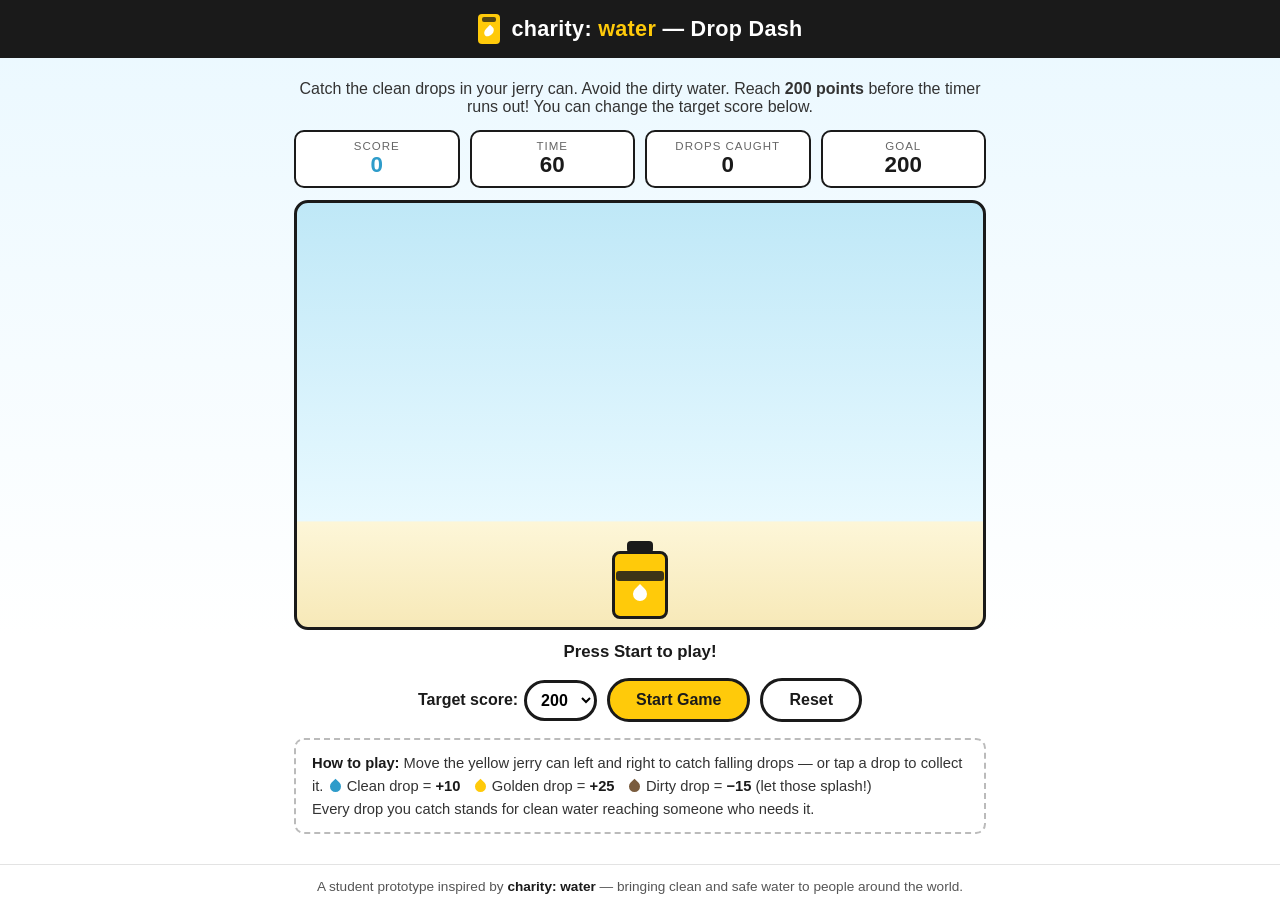
<file: drop-dash/index.html>
<!DOCTYPE html>
<html lang="en">
<head>
<meta charset="UTF-8">
<meta name="viewport" content="width=device-width, initial-scale=1.0">
<title>Drop Dash | A charity: water Game</title>
<style>
  :root{
    --cw-yellow:#FFCA0A;
    --cw-black:#1a1a1a;
    --cw-blue:#2E9CCA;
    --cw-light-blue:#BFE8F7;
    --dirty:#7A5C3E;
  }
  *{box-sizing:border-box; margin:0; padding:0;}
  body{
    font-family:"Segoe UI", Arial, Helvetica, sans-serif;
    background:linear-gradient(180deg,#eaf8ff 0%,#ffffff 70%);
    color:var(--cw-black);
    min-height:100vh;
    display:flex;
    flex-direction:column;
    align-items:center;
  }
  header{
    width:100%;
    background:var(--cw-black);
    color:#fff;
    padding:14px 16px;
    display:flex;
    align-items:center;
    justify-content:center;
    gap:12px;
  }
  .logo-can{
    width:22px;height:30px;background:var(--cw-yellow);
    border-radius:4px;position:relative;flex:0 0 auto;
  }
  .logo-can::before{
    content:"";position:absolute;top:3px;left:4px;right:4px;height:5px;
    background:var(--cw-black);border-radius:2px;opacity:.75;
  }
  .logo-can::after{
    content:"";position:absolute;top:12px;left:50%;transform:translateX(-50%);
    width:8px;height:11px;background:#fff;
    border-radius:0 50% 50% 50%;transform:translateX(-50%) rotate(45deg);
  }
  header h1{font-size:1.35rem;letter-spacing:.3px;font-weight:700;}
  header h1 .water{color:var(--cw-yellow);}
  main{width:100%;max-width:720px;padding:16px 14px 30px;}
  .tagline{text-align:center;font-size:1rem;margin:6px 0 14px;color:#333;}
  .hud{
    display:flex;gap:10px;justify-content:space-between;flex-wrap:wrap;
    margin-bottom:12px;
  }
  .hud .stat{
    flex:1 1 100px;background:#fff;border:2px solid var(--cw-black);
    border-radius:10px;padding:8px 6px;text-align:center;
  }
  .hud .stat .label{font-size:.72rem;text-transform:uppercase;letter-spacing:1px;color:#666;}
  .hud .stat .value{font-size:1.4rem;font-weight:800;}
  #scoreVal{color:var(--cw-blue);}
  #gameArea{
    position:relative;width:100%;height:430px;max-height:62vh;
    background:linear-gradient(180deg,var(--cw-light-blue) 0%,#e8f9ff 75%,#fdf6d8 75.2%,#f7e9b8 100%);
    border:3px solid var(--cw-black);border-radius:14px;overflow:hidden;
    touch-action:none;user-select:none;-webkit-user-select:none;
  }
  .drop{position:absolute;width:22px;height:22px;cursor:pointer;z-index:3;}
  .drop svg{width:100%;height:100%;display:block;pointer-events:none;}
  .drop.pop{transition:transform .15s ease, opacity .15s ease;transform:scale(1.7);opacity:0;}
  #can{
    position:absolute;bottom:8px;left:50%;width:64px;height:78px;
    transform:translateX(-50%);z-index:4;pointer-events:none;
  }
  #can .body{
    position:absolute;inset:10px 4px 0 4px;background:var(--cw-yellow);
    border:3px solid var(--cw-black);border-radius:8px;
  }
  #can .cap{
    position:absolute;top:0;left:50%;transform:translateX(-50%);
    width:26px;height:12px;background:var(--cw-black);border-radius:4px;
  }
  #can .stripe{
    position:absolute;top:30px;left:8px;right:8px;height:10px;
    background:var(--cw-black);border-radius:3px;opacity:.85;
  }
  #can .dropmark{
    position:absolute;top:46px;left:50%;width:14px;height:14px;background:#fff;
    border-radius:0 50% 50% 50%;transform:translateX(-50%) rotate(45deg);
  }
  #message{
    min-height:28px;text-align:center;font-weight:700;font-size:1.05rem;
    margin:12px 0 4px;color:var(--cw-black);
  }
  .controls{display:flex;gap:10px;justify-content:center;align-items:center;margin-top:8px;flex-wrap:wrap;}
  .goalpick{font-weight:700;display:flex;align-items:center;gap:6px;}
  .goalpick select{font:inherit;font-weight:700;padding:8px 10px;border:3px solid var(--cw-black);border-radius:999px;background:#fff;cursor:pointer;}
  .goalpick select:disabled{opacity:.5;cursor:default;}
  button{
    font:inherit;font-weight:700;cursor:pointer;border-radius:999px;
    border:3px solid var(--cw-black);padding:10px 26px;font-size:1rem;
    transition:transform .08s ease;
  }
  button:active{transform:scale(.96);}
  #startBtn{background:var(--cw-yellow);color:var(--cw-black);}
  #resetBtn{background:#fff;color:var(--cw-black);}
  .howto{
    margin-top:16px;background:#fff;border:2px dashed #bbb;border-radius:10px;
    padding:12px 16px;font-size:.92rem;line-height:1.55;color:#333;
  }
  .howto b{color:var(--cw-black);}
  .swatch{display:inline-block;width:11px;height:11px;border-radius:0 50% 50% 50%;
    transform:rotate(45deg);vertical-align:-1px;margin:0 2px;}
  footer{
    width:100%;text-align:center;padding:14px;font-size:.85rem;color:#555;
    border-top:1px solid #e3e3e3;background:#fff;
  }
  footer b{color:var(--cw-black);}
  #overlay{
    position:absolute;inset:0;background:rgba(255,255,255,.88);
    display:none;flex-direction:column;align-items:center;justify-content:center;
    text-align:center;padding:20px;z-index:6;
  }
  #overlay h2{font-size:1.7rem;margin-bottom:8px;}
  #overlay p{font-size:1rem;max-width:420px;line-height:1.5;}
  #confettiCanvas{position:absolute;inset:0;z-index:5;pointer-events:none;display:none;}
  @media (max-width:520px){
    header h1{font-size:1.1rem;}
    #gameArea{height:380px;}
    #can{width:54px;height:68px;}
    .hud .stat .value{font-size:1.15rem;}
    button{padding:9px 20px;}
  }
</style>
</head>
<body>

<header>
  <div class="logo-can" aria-hidden="true"></div>
  <h1>charity: <span class="water">water</span> &mdash; Drop Dash</h1>
</header>

<main>
  <p class="tagline">Catch the clean drops in your jerry can. Avoid the dirty water. Reach <b><span id="goalTagline">200</span> points</b> before the timer runs out! You can change the target score below.</p>

  <div class="hud">
    <div class="stat"><div class="label">Score</div><div class="value" id="scoreVal">0</div></div>
    <div class="stat"><div class="label">Time</div><div class="value" id="timeVal">60</div></div>
    <div class="stat"><div class="label">Drops Caught</div><div class="value" id="caughtVal">0</div></div>
    <div class="stat"><div class="label">Goal</div><div class="value" id="goalVal">200</div></div>
  </div>

  <div id="gameArea">
    <canvas id="confettiCanvas"></canvas>
    <div id="can"><div class="cap"></div><div class="body"></div><div class="stripe"></div><div class="dropmark"></div></div>
    <div id="overlay">
      <h2 id="overlayTitle">Drop Dash</h2>
      <p id="overlayText">Press Start and move the jerry can with your mouse, finger, or arrow keys.</p>
    </div>
  </div>

  <div id="message">Press Start to play!</div>

  <div class="controls">
    <label class="goalpick">Target score:
      <select id="goalSelect">
        <option value="100">100</option>
        <option value="200" selected>200</option>
        <option value="300">300</option>
      </select>
    </label>
    <button id="startBtn">Start Game</button>
    <button id="resetBtn">Reset</button>
  </div>

  <div class="howto">
    <b>How to play:</b> Move the yellow jerry can left and right to catch falling drops &mdash; or tap a drop to collect it.
    <span class="swatch" style="background:#2E9CCA"></span> Clean drop = <b>+10</b> &nbsp;
    <span class="swatch" style="background:#FFCA0A"></span> Golden drop = <b>+25</b> &nbsp;
    <span class="swatch" style="background:#7A5C3E"></span> Dirty drop = <b>&minus;15</b> (let those splash!)
    <br>Every drop you catch stands for clean water reaching someone who needs it.
  </div>
</main>

<footer>
  A student prototype inspired by <b>charity: water</b> &mdash; bringing clean and safe water to people around the world.
</footer>

<script>
  // ---------- Game state ----------
  var GOAL = 200;
  var GAME_TIME = 60;
  var score = 0;
  var caught = 0;
  var timeLeft = GAME_TIME;
  var playing = false;
  var drops = [];
  var spawnTimer = null;
  var clockTimer = null;
  var rafId = null;
  var lastTime = 0;
  var canX = 50; // percent of game area width

  // ---------- Elements ----------
  var gameArea = document.getElementById('gameArea');
  var can = document.getElementById('can');
  var scoreVal = document.getElementById('scoreVal');
  var timeVal = document.getElementById('timeVal');
  var caughtVal = document.getElementById('caughtVal');
  var message = document.getElementById('message');
  var overlay = document.getElementById('overlay');
  var overlayTitle = document.getElementById('overlayTitle');
  var overlayText = document.getElementById('overlayText');
  var startBtn = document.getElementById('startBtn');
  var resetBtn = document.getElementById('resetBtn');
  var goalSelect = document.getElementById('goalSelect');
  var goalVal = document.getElementById('goalVal');
  var goalTagline = document.getElementById('goalTagline');

  var DROP_SVG = {
    clean: '<svg viewBox="0 0 24 24"><path d="M12 2 C12 2 4 11 4 16 A8 8 0 0 0 20 16 C20 11 12 2 12 2 Z" fill="#2E9CCA"/></svg>',
    golden: '<svg viewBox="0 0 24 24"><path d="M12 2 C12 2 4 11 4 16 A8 8 0 0 0 20 16 C20 11 12 2 12 2 Z" fill="#FFCA0A" stroke="#c79400" stroke-width="1"/></svg>',
    dirty: '<svg viewBox="0 0 24 24"><path d="M12 2 C12 2 4 11 4 16 A8 8 0 0 0 20 16 C20 11 12 2 12 2 Z" fill="#7A5C3E"/></svg>'
  };
  var POINTS = { clean: 10, golden: 25, dirty: -15 };

  function setMessage(text) { message.textContent = text; }

  function updateHUD() {
    scoreVal.textContent = score;
    timeVal.textContent = timeLeft;
    caughtVal.textContent = caught;
    goalVal.textContent = GOAL;
  }

  // ---------- Drops ----------
  function pickDropType() {
    var r = Math.random();
    if (r < 0.12) return 'golden';
    if (r < 0.30) return 'dirty';
    return 'clean';
  }

  function spawnDrop() {
    if (!playing) return;
    var type = pickDropType();
    var el = document.createElement('div');
    el.className = 'drop';
    el.innerHTML = DROP_SVG[type];
    var x = 2 + Math.random() * 94; // percent
    el.style.left = x + '%';
    el.style.top = '-26px';
    gameArea.appendChild(el);
    var drop = { el: el, type: type, x: x, y: -26, speed: 120 + Math.random() * 90 + (GAME_TIME - timeLeft) * 2.2 };
    drops.push(drop);
    el.addEventListener('pointerdown', function () { collectDrop(drop, true); });
  }

  function removeDrop(drop) {
    if (drop.el.parentNode) drop.el.parentNode.removeChild(drop.el);
    var i = drops.indexOf(drop);
    if (i >= 0) drops.splice(i, 1);
  }

  function collectDrop(drop, byClick) {
    if (!playing) return;
    drop.el.classList.add('pop');
    var p = POINTS[drop.type];
    score += p;
    if (drop.type === 'dirty') {
      setMessage('Yuck! Dirty water: ' + p + ' points. Let those splash!');
    } else {
      caught += 1;
      setMessage((byClick ? 'Nice tap! ' : 'Nice catch! ') + '+' + p + ' points');
      if (score === 50 || score === 100 || score === 150) {
        setMessage('Milestone: ' + score + ' points! Keep going!');
      }
    }
    if (score < 0) score = 0;
    updateHUD();
    setTimeout(function () { removeDrop(drop); }, 130);
    checkWin();
  }

  // ---------- Main loop ----------
  function loop(timestamp) {
    if (!playing) return;
    if (!lastTime) lastTime = timestamp;
    var dt = Math.min((timestamp - lastTime) / 1000, 0.05);
    lastTime = timestamp;
    var areaH = gameArea.clientHeight;
    var areaW = gameArea.clientWidth;
    var canW = can.offsetWidth;
    var canLeftPx = (canX / 100) * areaW - canW / 2;
    var canTopPx = areaH - can.offsetHeight - 8;

    for (var i = drops.length - 1; i >= 0; i--) {
      var d = drops[i];
      d.y += d.speed * dt;
      d.el.style.top = d.y + 'px';
      var dropXPx = (d.x / 100) * areaW;
      // Caught by the can?
      if (d.y + 22 >= canTopPx && d.y <= canTopPx + 26 && dropXPx >= canLeftPx - 6 && dropXPx <= canLeftPx + canW + 6) {
        collectDrop(d, false);
      } else if (d.y > areaH - 6) {
        if (d.type !== 'dirty') setMessage('Splash! A clean drop hit the ground.');
        removeDrop(d);
      }
    }
    rafId = requestAnimationFrame(loop);
  }

  // ---------- Win / lose ----------
  function checkWin() {
    if (playing && score >= GOAL) endGame(true);
  }

  function endGame(won) {
    playing = false;
    goalSelect.disabled = false;
    clearInterval(spawnTimer);
    clearInterval(clockTimer);
    cancelAnimationFrame(rafId);
    overlay.style.display = 'flex';
    if (won) {
      overlayTitle.textContent = 'You did it!';
      overlayText.textContent = 'You reached ' + score + ' points with ' + timeLeft + ' seconds to spare. That is a full jerry can of clean water \u2014 great work!';
      setMessage('You win! Clean water for the win!');
      launchConfetti();
    } else {
      overlayTitle.textContent = "Time's up!";
      overlayText.textContent = 'You scored ' + score + ' points and caught ' + caught + ' clean drops. Press Start to try again and reach ' + GOAL + '!';
      setMessage("Time's up! Final score: " + score);
    }
  }

  // ---------- Start / reset ----------
  function startGame() {
    resetGame();
    GOAL = parseInt(goalSelect.value, 10) || 200;
    goalSelect.disabled = true;
    updateHUD();
    playing = true;
    overlay.style.display = 'none';
    document.getElementById('confettiCanvas').style.display = 'none';
    setMessage('Go! Catch the clean drops!');
    spawnDrop();
    spawnTimer = setInterval(spawnDrop, 650);
    clockTimer = setInterval(function () {
      timeLeft -= 1;
      if (timeLeft <= 0) { timeLeft = 0; updateHUD(); endGame(score >= GOAL); return; }
      updateHUD();
    }, 1000);
    lastTime = 0;
    rafId = requestAnimationFrame(loop);
  }

  function resetGame() {
    playing = false;
    goalSelect.disabled = false;
    clearInterval(spawnTimer);
    clearInterval(clockTimer);
    cancelAnimationFrame(rafId);
    for (var i = drops.length - 1; i >= 0; i--) removeDrop(drops[i]);
    drops = [];
    score = 0; caught = 0; timeLeft = GAME_TIME; canX = 50;
    can.style.left = canX + '%';
    updateHUD();
    overlay.style.display = 'none';
    document.getElementById('confettiCanvas').style.display = 'none';
    setMessage('Press Start to play!');
  }

  startBtn.addEventListener('click', startGame);
  resetBtn.addEventListener('click', resetGame);
  goalSelect.addEventListener('change', function () {
    GOAL = parseInt(goalSelect.value, 10) || 200;
    goalTagline.textContent = GOAL;
    updateHUD();
    setMessage('Target score set to ' + GOAL + ' points. Press Start!');
  });

  // ---------- Controls: mouse / touch / keys ----------
  function moveCanTo(clientX) {
    var rect = gameArea.getBoundingClientRect();
    var pct = ((clientX - rect.left) / rect.width) * 100;
    canX = Math.max(5, Math.min(95, pct));
    can.style.left = canX + '%';
  }
  gameArea.addEventListener('mousemove', function (e) { if (playing) moveCanTo(e.clientX); });
  gameArea.addEventListener('touchmove', function (e) {
    if (playing && e.touches.length > 0) { moveCanTo(e.touches[0].clientX); e.preventDefault(); }
  }, { passive: false });
  document.addEventListener('keydown', function (e) {
    if (!playing) return;
    if (e.key === 'ArrowLeft') { canX = Math.max(5, canX - 4); can.style.left = canX + '%'; }
    if (e.key === 'ArrowRight') { canX = Math.min(95, canX + 4); can.style.left = canX + '%'; }
  });

  // ---------- Confetti (LevelUp: Celebrate Wins) ----------
  function launchConfetti() {
    var canvas = document.getElementById('confettiCanvas');
    var ctx = canvas.getContext('2d');
    canvas.width = gameArea.clientWidth;
    canvas.height = gameArea.clientHeight;
    canvas.style.display = 'block';
    var colors = ['#FFCA0A', '#2E9CCA', '#1a1a1a', '#7ED321', '#ffffff'];
    var pieces = [];
    for (var i = 0; i < 130; i++) {
      pieces.push({
        x: Math.random() * canvas.width,
        y: -20 - Math.random() * canvas.height * 0.5,
        w: 6 + Math.random() * 6,
        h: 8 + Math.random() * 8,
        color: colors[Math.floor(Math.random() * colors.length)],
        vy: 90 + Math.random() * 140,
        vx: -40 + Math.random() * 80,
        rot: Math.random() * Math.PI,
        vr: -3 + Math.random() * 6
      });
    }
    var start = null;
    function step(ts) {
      if (!start) start = ts;
      var elapsed = (ts - start) / 1000;
      ctx.clearRect(0, 0, canvas.width, canvas.height);
      pieces.forEach(function (p) {
        p.y += p.vy * 0.016; p.x += p.vx * 0.016; p.rot += p.vr * 0.016;
        ctx.save(); ctx.translate(p.x, p.y); ctx.rotate(p.rot);
        ctx.fillStyle = p.color; ctx.fillRect(-p.w / 2, -p.h / 2, p.w, p.h);
        ctx.restore();
      });
      if (elapsed < 3) requestAnimationFrame(step);
      else canvas.style.display = 'none';
    }
    requestAnimationFrame(step);
  }

  updateHUD();
</script>
</body>
</html>
</file>
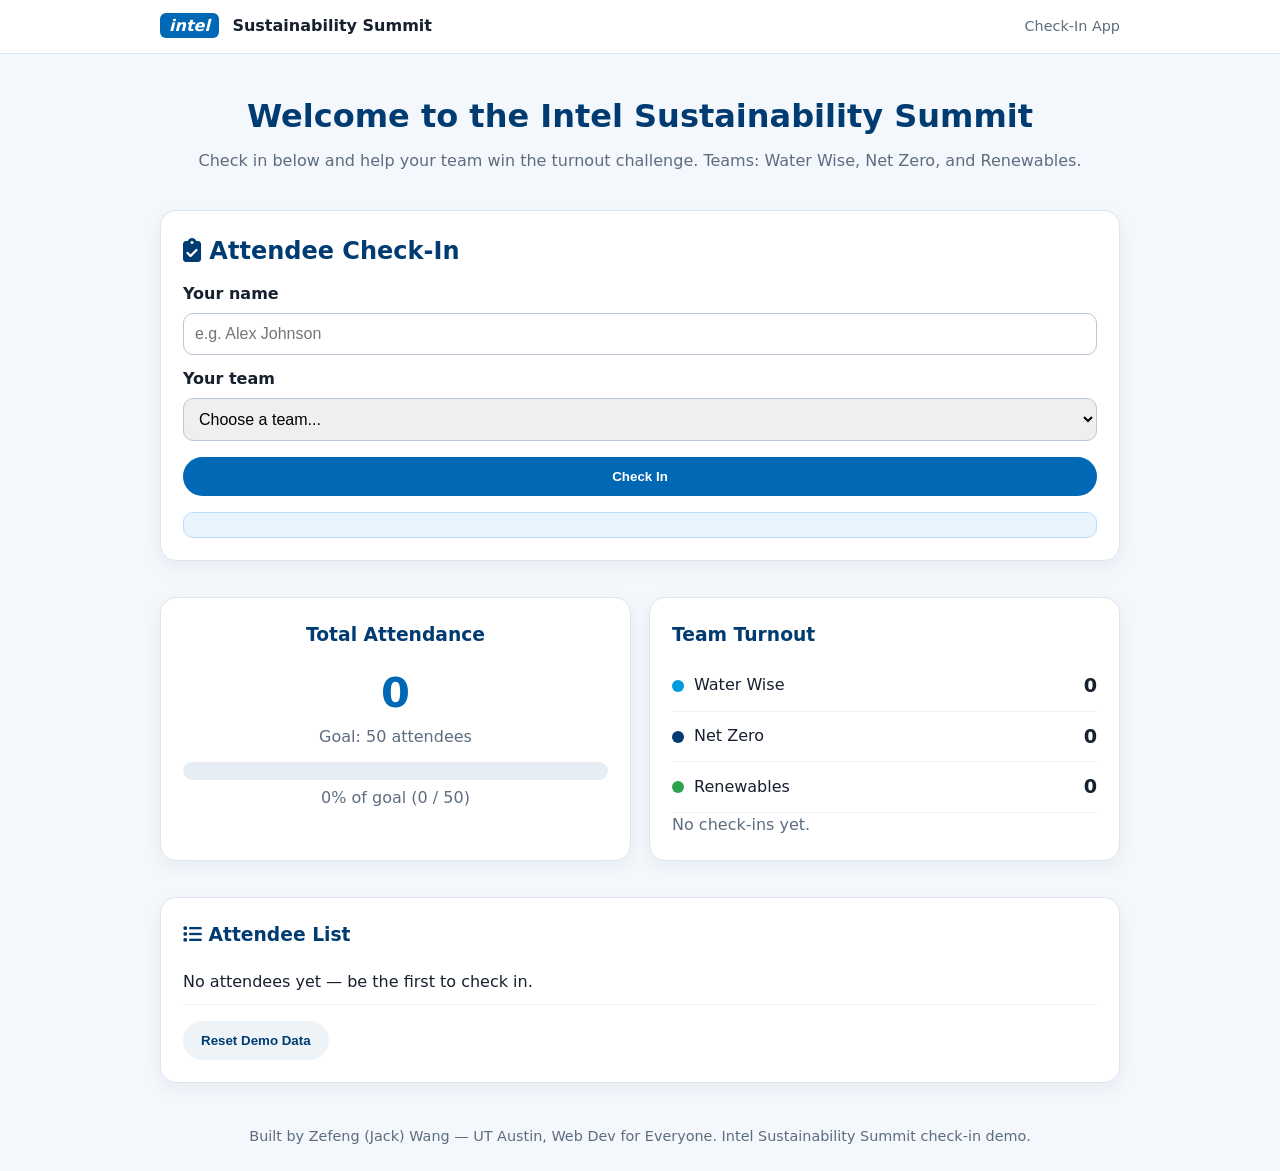
<file: intel-summit/index.html>
<!DOCTYPE html>
<html lang="en">
<head>
<meta charset="UTF-8">
<meta name="viewport" content="width=device-width, initial-scale=1.0">
<title>Intel Sustainability Summit Check-In | Zefeng Wang</title>
<link rel="stylesheet" href="style.css">
<link rel="stylesheet" href="https://cdnjs.cloudflare.com/ajax/libs/font-awesome/6.5.2/css/all.min.css">
</head>
<body>
<header class="header">
  <div class="container nav">
    <span class="logo"><span class="badge">intel</span> Sustainability Summit</span>
    <span class="small">Check-In App</span>
  </div>
</header>

<main class="container">
  <section class="hero">
    <h1>Welcome to the Intel Sustainability Summit</h1>
    <p>Check in below and help your team win the turnout challenge. Teams: Water Wise, Net Zero, and Renewables.</p>
  </section>

  <section class="card" aria-labelledby="checkin-heading">
    <h2 id="checkin-heading"><i class="fa-solid fa-clipboard-check"></i> Attendee Check-In</h2>
    <form id="checkinForm">
      <label for="nameInput">Your name</label>
      <input id="nameInput" type="text" placeholder="e.g. Alex Johnson" required autocomplete="name">
      <label for="teamSelect">Your team</label>
      <select id="teamSelect" required>
        <option value="">Choose a team...</option>
        <option value="Water Wise">Team Water Wise</option>
        <option value="Net Zero">Team Net Zero</option>
        <option value="Renewables">Team Renewables</option>
      </select>
      <button type="submit" class="btn">Check In</button>
    </form>
    <p id="greeting" class="greeting" role="status" aria-live="polite"></p>
  </section>

  <section class="grid">
    <div class="card center">
      <h3>Total Attendance</h3>
      <p class="big" id="totalCount">0</p>
      <p class="muted">Goal: <span id="goalText">50</span> attendees</p>
      <div class="progress-wrap" aria-label="Progress to goal">
        <div id="progressBar" class="progress-bar"></div>
      </div>
      <p id="progressText" class="muted">0% of goal</p>
      <p id="celebration" class="celebration" hidden></p>
    </div>

    <div class="card">
      <h3>Team Turnout</h3>
      <ul class="teams">
        <li><span class="dot blue"></span> Water Wise <strong id="countWater">0</strong></li>
        <li><span class="dot dark"></span> Net Zero <strong id="countNet">0</strong></li>
        <li><span class="dot green"></span> Renewables <strong id="countRenew">0</strong></li>
      </ul>
      <p id="leaderText" class="muted">No check-ins yet.</p>
    </div>
  </section>

  <section class="card">
    <h3><i class="fa-solid fa-list"></i> Attendee List</h3>
    <ul id="attendeeList" class="attendee-list"></ul>
    <button id="resetBtn" class="btn secondary" type="button">Reset Demo Data</button>
  </section>
</main>

<footer class="footer">
  <p>Built by Zefeng (Jack) Wang — UT Austin, Web Dev for Everyone. Intel Sustainability Summit check-in demo.</p>
</footer>

<script src="script.js"></script>
</body>
</html>
</file>
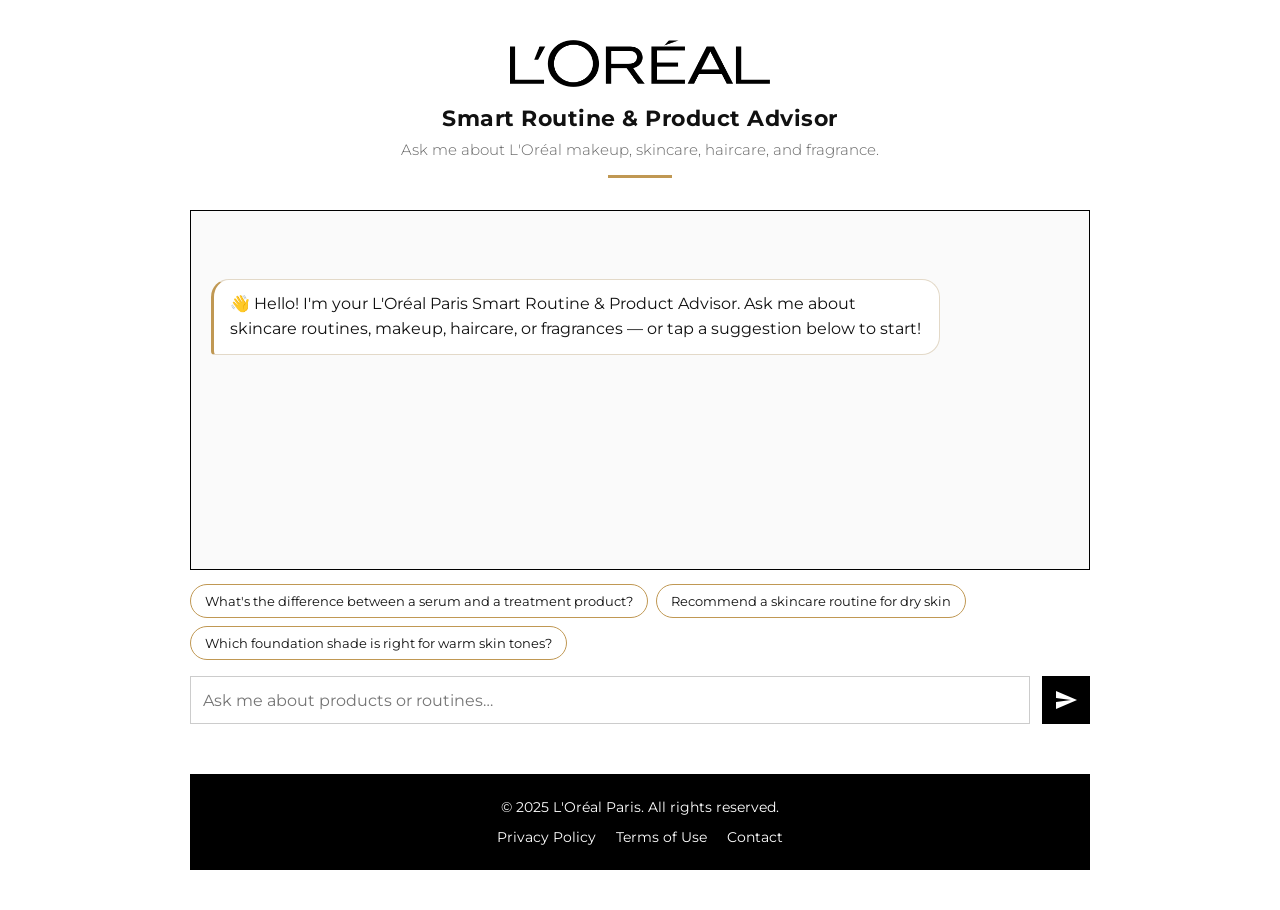
<file: loreal-chatbot/index.html>
<!DOCTYPE html>
<html lang="en">
  <head>
    <meta charset="UTF-8" />
    <meta name="viewport" content="width=device-width, initial-scale=1.0" />
    <title>L'Oréal Paris — Smart Routine &amp; Product Advisor</title>
    <link
      href="https://fonts.googleapis.com/icon?family=Material+Icons"
      rel="stylesheet"
    />
    <link
      href="https://fonts.googleapis.com/css2?family=Montserrat:wght@300;500;700&display=swap"
      rel="stylesheet"
    />
    <link rel="stylesheet" href="styles.css" />
  </head>

  <body>
    <div class="page-wrapper">
      <!------- Header / Branding ------->
      <header class="site-header">
        <img
          src="[data-uri]"
          alt="L'Oréal Paris"
          class="brand-logo"
        />
        <h1 class="site-title">Smart Routine &amp; Product Advisor</h1>
        <p class="site-subtitle">
          Ask me about L'Oréal makeup, skincare, haircare, and fragrance.
        </p>
      </header>

      <!------- Chat Area ------->
      <main>
        <section class="chatbox">
          <!-- LevelUp: the user's latest question, shown above the response -->
          <div id="currentQuestion" class="current-question" hidden></div>

          <div id="chatWindow" class="chat-window">
            <!-- messages will be appended here via JS -->
          </div>

          <div class="suggestions">
            <button type="button" class="chip">
              What's the difference between a serum and a treatment product?
            </button>
            <button type="button" class="chip">
              Recommend a skincare routine for dry skin
            </button>
            <button type="button" class="chip">
              Which foundation shade is right for warm skin tones?
            </button>
          </div>

          <form id="chatForm" class="chat-form">
            <label for="userInput" class="visually-hidden">Message</label>
            <input
              id="userInput"
              name="userInput"
              type="text"
              placeholder="Ask me about products or routines…"
              autocomplete="off"
              required
            />
            <button type="submit" id="sendBtn">
              <span class="material-icons">send</span>
              <span class="visually-hidden">Send</span>
            </button>
          </form>
          <p class="demo-note" id="demoNote" hidden>
            Demo replies — connect the live AI for full answers.
          </p>
        </section>
      </main>

      <!------- Footer Links ------->
      <footer class="site-footer">
        <p>&copy; 2025 L'Oréal Paris. All rights reserved.</p>
        <nav>
          <a href="#">Privacy Policy</a>
          <a href="#">Terms of Use</a>
          <a href="#">Contact</a>
        </nav>
      </footer>
    </div>

    <script src="script.js"></script>
  </body>
</html>
</file>
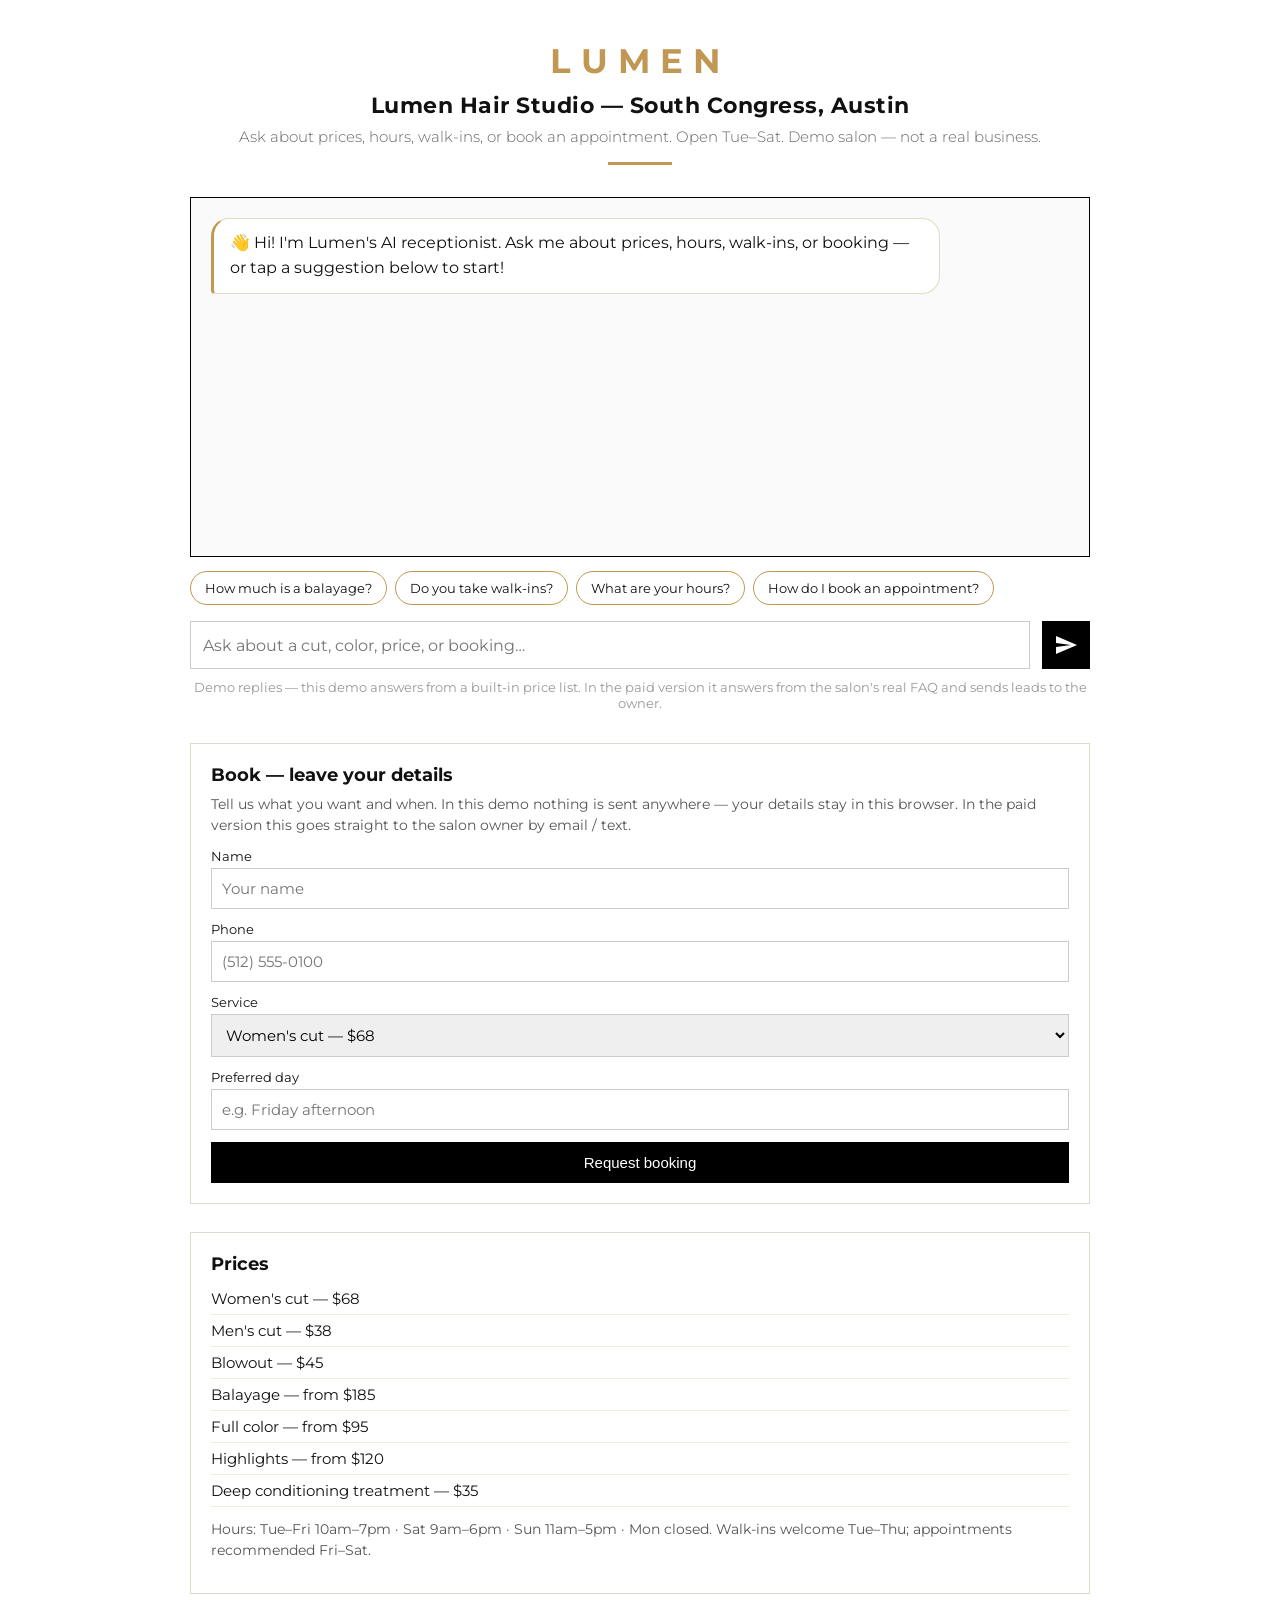
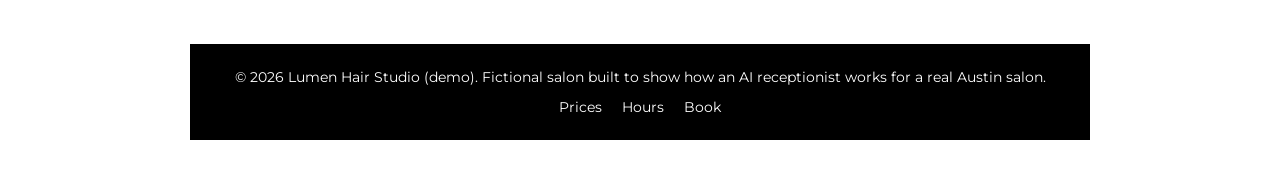
<file: salon-demo/index.html>
<!DOCTYPE html>
<html lang="en">
  <head>
    <meta charset="UTF-8" />
    <meta name="viewport" content="width=device-width, initial-scale=1.0" />
    <title>Lumen Hair Studio — Austin | AI Receptionist (Demo)</title>
    <link
      href="https://fonts.googleapis.com/icon?family=Material+Icons"
      rel="stylesheet"
    />
    <link
      href="https://fonts.googleapis.com/css2?family=Montserrat:wght@300;500;700&display=swap"
      rel="stylesheet"
    />
    <link rel="stylesheet" href="styles.css" />
  </head>

  <body>
    <div class="page-wrapper">
      <header class="site-header">
        <div class="brand-mark">LUMEN</div>
        <h1 class="site-title">Lumen Hair Studio — South Congress, Austin</h1>
        <p class="site-subtitle">
          Ask about prices, hours, walk-ins, or book an appointment.
          Open Tue–Sat. Demo salon — not a real business.
        </p>
      </header>

      <main>
        <section class="chatbox">
          <div id="currentQuestion" class="current-question" hidden></div>

          <div id="chatWindow" class="chat-window"></div>

          <div class="suggestions">
            <button type="button" class="chip">How much is a balayage?</button>
            <button type="button" class="chip">Do you take walk-ins?</button>
            <button type="button" class="chip">What are your hours?</button>
            <button type="button" class="chip">How do I book an appointment?</button>
          </div>

          <form id="chatForm" class="chat-form">
            <label for="userInput" class="visually-hidden">Message</label>
            <input
              id="userInput"
              name="userInput"
              type="text"
              placeholder="Ask about a cut, color, price, or booking…"
              autocomplete="off"
              required
            />
            <button type="submit" id="sendBtn">
              <span class="material-icons">send</span>
              <span class="visually-hidden">Send</span>
            </button>
          </form>
          <p class="demo-note" id="demoNote">
            Demo replies — this demo answers from a built-in price list. In the
            paid version it answers from the salon's real FAQ and sends leads
            to the owner.
          </p>
        </section>

        <section class="lead-box">
          <h2>Book — leave your details</h2>
          <p>
            Tell us what you want and when. In this demo nothing is sent
            anywhere — your details stay in this browser. In the paid version
            this goes straight to the salon owner by email / text.
          </p>
          <form id="leadForm" class="lead-form">
            <label>
              Name
              <input id="leadName" type="text" placeholder="Your name" required />
            </label>
            <label>
              Phone
              <input id="leadPhone" type="tel" placeholder="(512) 555-0100" required />
            </label>
            <label>
              Service
              <select id="leadService">
                <option>Women's cut — $68</option>
                <option>Men's cut — $38</option>
                <option>Balayage — from $185</option>
                <option>Full color — from $95</option>
                <option>Highlights — from $120</option>
                <option>Blowout — $45</option>
              </select>
            </label>
            <label>
              Preferred day
              <input id="leadDay" type="text" placeholder="e.g. Friday afternoon" required />
            </label>
            <button type="submit">Request booking</button>
          </form>
          <p class="lead-confirm" id="leadConfirm" hidden></p>
        </section>

        <section class="price-list">
          <h2>Prices</h2>
          <ul>
            <li>Women's cut — $68</li>
            <li>Men's cut — $38</li>
            <li>Blowout — $45</li>
            <li>Balayage — from $185</li>
            <li>Full color — from $95</li>
            <li>Highlights — from $120</li>
            <li>Deep conditioning treatment — $35</li>
          </ul>
          <p>Hours: Tue–Fri 10am–7pm · Sat 9am–6pm · Sun 11am–5pm · Mon closed.
          Walk-ins welcome Tue–Thu; appointments recommended Fri–Sat.</p>
        </section>
      </main>

      <footer class="site-footer">
        <p>&copy; 2026 Lumen Hair Studio (demo). Fictional salon built to show
        how an AI receptionist works for a real Austin salon.</p>
        <nav>
          <a href="#">Prices</a>
          <a href="#">Hours</a>
          <a href="#">Book</a>
        </nav>
      </footer>
    </div>

    <script src="script.js"></script>
  </body>
</html>
</file>
<file: intel-summit/style.css>
*{box-sizing:border-box;margin:0;padding:0}
:root{--intel:#0068b5;--dark:#003c71;--bg:#f4f7fb;--card:#fff;--text:#16202e;--muted:#5d6d80}
body{font-family:Inter,system-ui,Arial,sans-serif;background:var(--bg);color:var(--text);line-height:1.55}
.container{width:min(960px,92%);margin:0 auto}
.header{background:#fff;border-bottom:1px solid #dde5ee;position:sticky;top:0}
.nav{display:flex;justify-content:space-between;align-items:center;padding:14px 0}
.logo{font-weight:800}
.badge{background:var(--intel);color:#fff;font-style:italic;padding:3px 9px;border-radius:6px;margin-right:8px}
.small{color:var(--muted);font-size:.9rem}
.hero{text-align:center;padding:38px 0 18px}
.hero h1{color:var(--dark);font-size:2rem;margin-bottom:8px}
.hero p{color:var(--muted)}
.card{background:var(--card);border:1px solid #dde5ee;border-radius:16px;padding:22px;margin:18px 0;box-shadow:0 6px 18px rgba(0,60,113,.06)}
.card h2,.card h3{margin-bottom:12px;color:var(--dark)}
label{display:block;font-weight:600;margin:12px 0 6px}
input,select{width:100%;padding:11px;border:1px solid #b9c7d6;border-radius:10px;font-size:1rem}
.btn{background:var(--intel);color:#fff;border:0;padding:12px 18px;border-radius:999px;font-weight:700;margin-top:16px;cursor:pointer;width:100%}
.btn:hover{background:var(--dark)}
.btn.secondary{background:#eef3f8;color:var(--dark);width:auto}
.greeting{margin-top:16px;background:#eaf4fd;border:1px solid #bcdcff;padding:12px;border-radius:10px;min-height:22px}
.grid{display:grid;grid-template-columns:1fr 1fr;gap:18px}
@media(max-width:700px){.grid{grid-template-columns:1fr}}
.center{text-align:center}
.big{font-size:2.6rem;font-weight:800;color:var(--intel)}
.muted{color:var(--muted)}
.progress-wrap{background:#e6edf5;border-radius:999px;height:18px;overflow:hidden;margin:12px 0 6px}
.progress-bar{background:linear-gradient(90deg,var(--intel),#00aee6);height:100%;width:0%;transition:width .4s ease}
.celebration{background:#fff7d6;border:1px solid #ffd84d;padding:12px;border-radius:10px;margin-top:12px;font-weight:700}
.teams{list-style:none}
.teams li{display:flex;align-items:center;gap:10px;padding:10px 0;border-bottom:1px solid #eef2f6}
.teams strong{margin-left:auto;font-size:1.2rem}
.dot{width:12px;height:12px;border-radius:50%;display:inline-block}
.dot.blue{background:#009ade}.dot.dark{background:#003c71}.dot.green{background:#2ca24c}
.attendee-list{list-style:none;max-height:260px;overflow:auto}
.attendee-list li{padding:9px 0;border-bottom:1px solid #eef2f6;display:flex;justify-content:space-between;gap:10px}
.attendee-list span{color:var(--muted);font-size:.9rem}
.footer{text-align:center;color:var(--muted);padding:24px 10px;font-size:.9rem}
</file>
<file: loreal-chatbot/styles.css>
/* L'Oréal Paris — black, white, and gold.
   Brand colors: black #000000 on white, gold accent #C09853. */

/* —— basic reset —— */
* {
  box-sizing: border-box;
  margin: 0;
  padding: 0;
}

/* —— body + fonts —— */
body {
  font-family: "Montserrat", Arial, Helvetica, sans-serif;
  color: #111;
  background: #fff;
  display: flex;
  justify-content: center;
}

.page-wrapper {
  width: 90%;
  max-width: 900px;
}

/* header */
.site-header {
  text-align: center;
  padding-top: 40px;
}

.brand-logo {
  width: 260px;
  max-width: 70%;
  height: auto;
  display: block;
  margin: 0 auto 18px;
}

.site-title {
  font-size: 22px;
  font-weight: 700;
  letter-spacing: 0.5px;
  margin-bottom: 8px;
}

.site-subtitle {
  font-size: 15px;
  font-weight: 300;
  color: #666;
}

.site-subtitle::after {
  content: "";
  display: block;
  width: 64px;
  height: 3px;
  background: #c09853;
  margin: 16px auto 0;
}

/* chat window */
.chatbox {
  margin: 32px 0;
}

/* LevelUp: latest user question, shown above the response */
.current-question {
  background: #f7f1e6;
  border-left: 3px solid #c09853;
  color: #333;
  font-size: 15px;
  font-style: italic;
  padding: 10px 14px;
  margin-bottom: 12px;
  line-height: 1.5;
}

.chat-window {
  height: 360px;
  border: 1px solid #000;
  padding: 20px;
  font-size: 16px;
  line-height: 1.5;
  overflow-y: auto;
  background: #fafafa;
  white-space: pre-line;
}

/* messages — LevelUp: distinct chat bubbles */
.msg {
  margin-bottom: 14px;
  line-height: 1.55;
  padding: 12px 16px;
  border-radius: 18px;
  max-width: 85%;
  clear: both;
}

.msg.user {
  background: #000;
  color: #fff;
  float: right;
  border-bottom-right-radius: 4px;
}

.msg.ai {
  background: #fff;
  color: #111;
  border: 1px solid #e3d9c8;
  border-left: 3px solid #c09853;
  float: left;
  border-bottom-left-radius: 4px;
}

.msg.typing {
  color: #999;
}

/* suggestion chips */
.suggestions {
  display: flex;
  flex-wrap: wrap;
  gap: 8px;
  margin-top: 14px;
}

.chip {
  font-family: "Montserrat", Arial, Helvetica, sans-serif;
  font-size: 13px;
  background: #fff;
  color: #111;
  border: 1px solid #c09853;
  border-radius: 999px;
  padding: 8px 14px;
  cursor: pointer;
}

.chip:hover {
  background: #c09853;
  color: #fff;
}

/* input row */
.chat-form {
  display: flex;
  gap: 12px;
  margin-top: 16px;
}

.chat-form input {
  flex: 1;
  padding: 12px;
  border: 1px solid #ccc;
  font-size: 16px;
  font-family: "Montserrat", Arial, Helvetica, sans-serif;
}

.chat-form input:focus {
  outline: 2px solid #c09853;
  outline-offset: 2px;
}

.chat-form button {
  font-size: 18px;
  background: #000;
  color: #fff;
  border: none;
  padding: 12px;
  width: 48px;
  height: 48px;
  display: flex;
  align-items: center;
  justify-content: center;
  cursor: pointer;
  transition: background 0.3s;
}

.chat-form button .material-icons {
  font-size: 24px;
}

.chat-form button:hover:not(:disabled) {
  background: #c09853;
}

.chat-form button:disabled {
  opacity: 0.5;
  cursor: wait;
}

.chat-form button:focus {
  outline: 2px solid #c09853;
  outline-offset: 2px;
}

.demo-note {
  margin-top: 10px;
  font-size: 13px;
  color: #999;
  text-align: center;
}

/* visually hidden */
.visually-hidden {
  position: absolute;
  width: 1px;
  height: 1px;
  padding: 0;
  margin: -1px;
  overflow: hidden;
  clip: rect(0, 0, 0, 0);
  white-space: nowrap;
  border: 0;
}

/* footer */
.site-footer {
  margin: 50px 0 40px;
  padding: 24px 16px;
  text-align: center;
  font-size: 14px;
  color: #fff;
  background: #000;
}

.site-footer nav {
  margin-top: 12px;
}

.site-footer a {
  margin: 0 8px;
  color: #fff;
  text-decoration: none;
}

.site-footer a:hover {
  color: #c09853;
}

/* small screens */
@media (max-width: 600px) {
  .chat-window {
    height: 320px;
    font-size: 15px;
  }

  .msg {
    max-width: 95%;
  }

  .brand-logo {
    width: 200px;
  }
}
</file>
<file: salon-demo/styles.css>
/* Lumen Hair Studio (demo) — black, white, and gold.
   Brand colors: black #000000 on white, gold accent #C09853. */

/* —— basic reset —— */
* {
  box-sizing: border-box;
  margin: 0;
  padding: 0;
}

/* —— body + fonts —— */
body {
  font-family: "Montserrat", Arial, Helvetica, sans-serif;
  color: #111;
  background: #fff;
  display: flex;
  justify-content: center;
}

.page-wrapper {
  width: 90%;
  max-width: 900px;
}

/* header */
.site-header {
  text-align: center;
  padding-top: 40px;
}

.brand-mark {
  font-size: 34px;
  font-weight: 700;
  letter-spacing: 10px;
  color: #c09853;
  margin-bottom: 10px;
}

/* lead capture + price list (new for the salon demo) */
.lead-box,
.price-list {
  border: 1px solid #e3d9c8;
  padding: 20px;
  margin: 0 0 28px;
}

.lead-box h2,
.price-list h2 {
  font-size: 18px;
  margin-bottom: 8px;
}

.lead-box p,
.price-list p {
  font-size: 14px;
  color: #555;
  line-height: 1.5;
  margin-bottom: 12px;
}

.lead-form {
  display: grid;
  gap: 12px;
}

.lead-form label {
  font-size: 13px;
  display: grid;
  gap: 4px;
}

.lead-form input,
.lead-form select {
  padding: 10px;
  border: 1px solid #ccc;
  font-size: 15px;
  font-family: "Montserrat", Arial, Helvetica, sans-serif;
}

.lead-form button {
  background: #000;
  color: #fff;
  border: none;
  padding: 12px;
  font-size: 15px;
  cursor: pointer;
}

.lead-form button:hover {
  background: #c09853;
}

.lead-confirm {
  margin-top: 12px;
  font-size: 14px;
  color: #2e6b34;
  line-height: 1.5;
}

.price-list ul {
  list-style: none;
  margin-bottom: 12px;
}

.price-list li {
  font-size: 15px;
  padding: 6px 0;
  border-bottom: 1px solid #f0ebe0;
}

.site-title {
  font-size: 22px;
  font-weight: 700;
  letter-spacing: 0.5px;
  margin-bottom: 8px;
}

.site-subtitle {
  font-size: 15px;
  font-weight: 300;
  color: #666;
}

.site-subtitle::after {
  content: "";
  display: block;
  width: 64px;
  height: 3px;
  background: #c09853;
  margin: 16px auto 0;
}

/* chat window */
.chatbox {
  margin: 32px 0;
}

/* LevelUp: latest user question, shown above the response */
.current-question {
  background: #f7f1e6;
  border-left: 3px solid #c09853;
  color: #333;
  font-size: 15px;
  font-style: italic;
  padding: 10px 14px;
  margin-bottom: 12px;
  line-height: 1.5;
}

.chat-window {
  height: 360px;
  border: 1px solid #000;
  padding: 20px;
  font-size: 16px;
  line-height: 1.5;
  overflow-y: auto;
  background: #fafafa;
  white-space: pre-line;
}

/* messages — LevelUp: distinct chat bubbles */
.msg {
  margin-bottom: 14px;
  line-height: 1.55;
  padding: 12px 16px;
  border-radius: 18px;
  max-width: 85%;
  clear: both;
}

.msg.user {
  background: #000;
  color: #fff;
  float: right;
  border-bottom-right-radius: 4px;
}

.msg.ai {
  background: #fff;
  color: #111;
  border: 1px solid #e3d9c8;
  border-left: 3px solid #c09853;
  float: left;
  border-bottom-left-radius: 4px;
}

.msg.typing {
  color: #999;
}

/* suggestion chips */
.suggestions {
  display: flex;
  flex-wrap: wrap;
  gap: 8px;
  margin-top: 14px;
}

.chip {
  font-family: "Montserrat", Arial, Helvetica, sans-serif;
  font-size: 13px;
  background: #fff;
  color: #111;
  border: 1px solid #c09853;
  border-radius: 999px;
  padding: 8px 14px;
  cursor: pointer;
}

.chip:hover {
  background: #c09853;
  color: #fff;
}

/* input row */
.chat-form {
  display: flex;
  gap: 12px;
  margin-top: 16px;
}

.chat-form input {
  flex: 1;
  padding: 12px;
  border: 1px solid #ccc;
  font-size: 16px;
  font-family: "Montserrat", Arial, Helvetica, sans-serif;
}

.chat-form input:focus {
  outline: 2px solid #c09853;
  outline-offset: 2px;
}

.chat-form button {
  font-size: 18px;
  background: #000;
  color: #fff;
  border: none;
  padding: 12px;
  width: 48px;
  height: 48px;
  display: flex;
  align-items: center;
  justify-content: center;
  cursor: pointer;
  transition: background 0.3s;
}

.chat-form button .material-icons {
  font-size: 24px;
}

.chat-form button:hover:not(:disabled) {
  background: #c09853;
}

.chat-form button:disabled {
  opacity: 0.5;
  cursor: wait;
}

.chat-form button:focus {
  outline: 2px solid #c09853;
  outline-offset: 2px;
}

.demo-note {
  margin-top: 10px;
  font-size: 13px;
  color: #999;
  text-align: center;
}

/* visually hidden */
.visually-hidden {
  position: absolute;
  width: 1px;
  height: 1px;
  padding: 0;
  margin: -1px;
  overflow: hidden;
  clip: rect(0, 0, 0, 0);
  white-space: nowrap;
  border: 0;
}

/* footer */
.site-footer {
  margin: 50px 0 40px;
  padding: 24px 16px;
  text-align: center;
  font-size: 14px;
  color: #fff;
  background: #000;
}

.site-footer nav {
  margin-top: 12px;
}

.site-footer a {
  margin: 0 8px;
  color: #fff;
  text-decoration: none;
}

.site-footer a:hover {
  color: #c09853;
}

/* small screens */
@media (max-width: 600px) {
  .chat-window {
    height: 320px;
    font-size: 15px;
  }

  .msg {
    max-width: 95%;
  }

  .brand-logo {
    width: 200px;
  }
}
</file>
